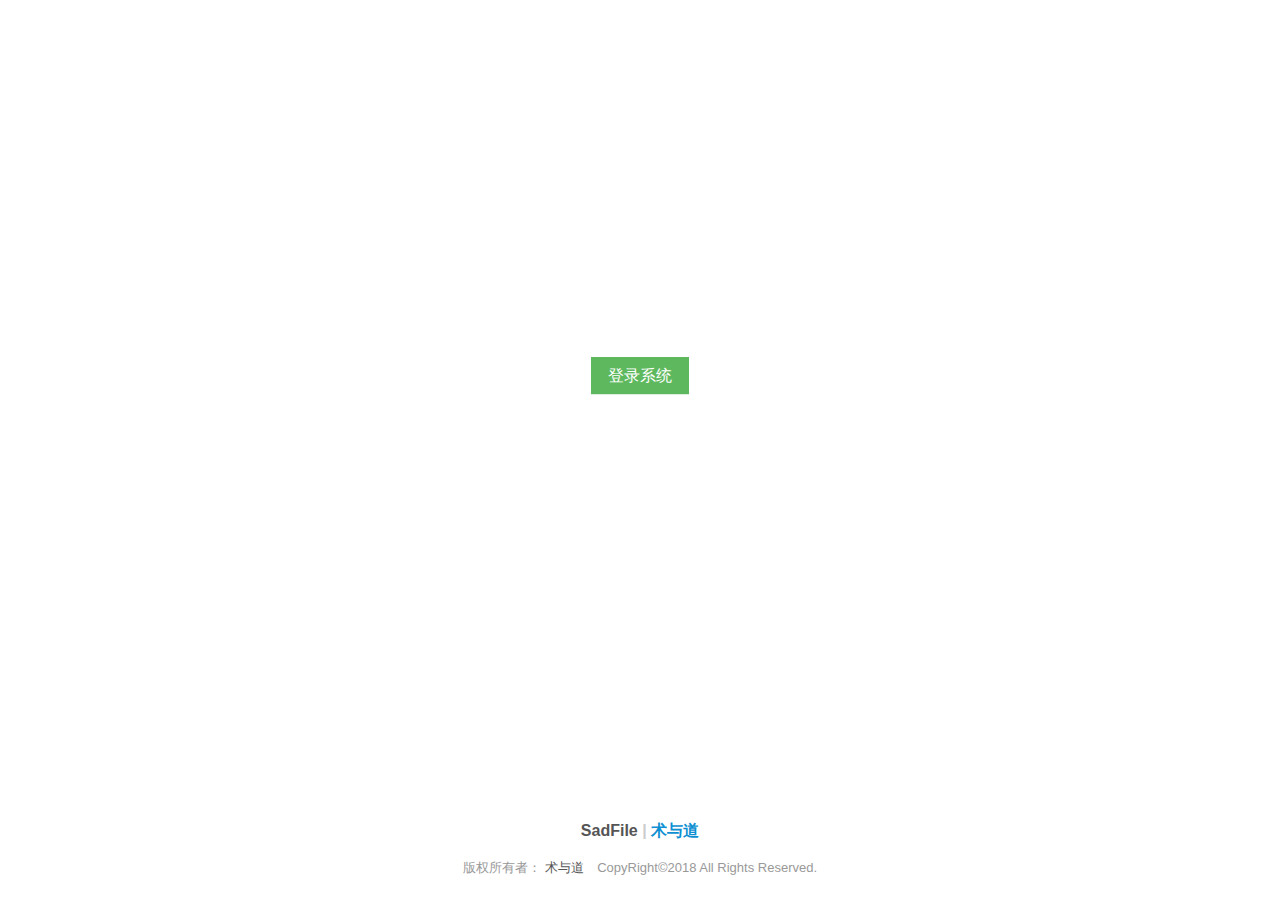
<file: index.html>
<html xmlns="http://www.w3.org/1999/xhtml">
<head>
    <meta http-equiv="Content-Type" content="text/html; charset=UTF-8">
    <meta http-equiv="X-UA-Compatible" content="IE=edge">
    <meta name="viewport" content="width=device-width, initial-scale=1, user-scalable=0">
    <meta name="author" content="mengkun">
    <meta name="generator" content="KodCloud">
    <meta name="renderer" content="webkit">
    <meta http-equiv="Cache-Control" content="no-siteapp">
    <meta name="description" content="SadFile极简文件管理系统">
    <meta name="keywords" content="SadFile极简文件管理系统,术与道,SadFiles,极简文件管理系统">
    <title>SadFile极简网盘系统</title>
    <link rel="stylesheet" type="text/css" href="static/css/amazeui.css">
    <link href="https://cdnjs.cloudflare.com/ajax/libs/font-awesome/4.7.0/css/font-awesome.min.css" media="screen" rel="stylesheet" type="text/css">
    <link rel="stylesheet" href="static/css/index.css">
    <link rel="stylesheet" href="static/css/style.css">

</head>
<body>


<header class="header" style="height: 1023px;background-image: url(https://i.loli.net/2018/12/28/5c25fdf50bb8d.jpg);">

    <div class="welcome">
        <h1 id="title">SadFile 个人网盘系统</h1>
        <div class="line" style="background-color: #fff;"></div>
        <p class="desc">SadFile 个人轻量级文件系统可以提供简单的文件存储管理服务</p>
        <p class="desc">点击下方登录/注册 开始体验SadFile系统吧！</p>
        <a href="login.html"><button type="button" class="am-btn am-btn-success">登录系统</button></a>
    </div>
     <footer id="footer" data-am-widget="footer"
          class="am-footer am-footer-default"
           data-am-footer="{  }">
    <div class="am-footer-switch">
    <span class="am-footer-ysp" data-rel="mobile"
          data-am-modal="{target: '#am-switch-mode'}">
          SadFile
    </span>
      <span class="am-footer-divider"> | </span>
      <a id="godesktop" data-rel="desktop" class="am-footer-desktop" href="http://www.imwj.top">
          术与道
      </a>
    </div>
    <div class="am-footer-miscs ">

          <p>版权所有者： <a href="http://www.imwj.top/" title="诺亚方舟"
                                                target="_blank" class="">术与道</a></p>
        <p>CopyRight©2018 All Rights Reserved.</p>
    </div>
  </footer>

  <div id="am-footer-modal"
       class="am-modal am-modal-no-btn am-switch-mode-m am-switch-mode-m-default">
    <div class="am-modal-dialog">
      <div class="am-modal-hd am-modal-footer-hd">
        <a href="javascript:void(0)" data-dismiss="modal" class="am-close am-close-spin " data-am-modal-close>&times;</a>
      </div>
    
    </div>
  </div>
</header>     <!-- header -->

<!-- jq -->
<script src="https://cdnjs.cloudflare.com/ajax/libs/jquery/3.2.1/jquery.min.js"></script>
<script src="static/js/vector.js"></script>

<script>
$(function(){

    // 页面加载完毕后固定页头高度，防止在某些自动隐藏工具栏的移动浏览器上出现页面抖动现象
    $(".header").height($(window).height());

    // 初始化 传入dom id
    var victor = new Victor("victor-container", "victor-output");
    var theme = [
            ["#002c4a", "#005584"],
            ["#35ac03", "#3f4303"],
            ["#ac0908", "#cd5726"],
            ["#18bbff", "#00486b"]
        ];
    var color = theme[fRandomBy(0, 3)];
    victor(color).set();



});


/*******************************
 * 函数名：生成指定范围的随机数
 * 输入：  (under)下限   (over)上限
 * 输出： 所需要的数值
 * *****************************/
function fRandomBy(under, over) {
   switch(arguments.length){
     case 1: return parseInt(Math.random()*under+1);
     case 2: return parseInt(Math.random()*(over-under+1) + under);
     default: return 0;
   }
}
</script>




<style></body></style>



</body></html>
</file>
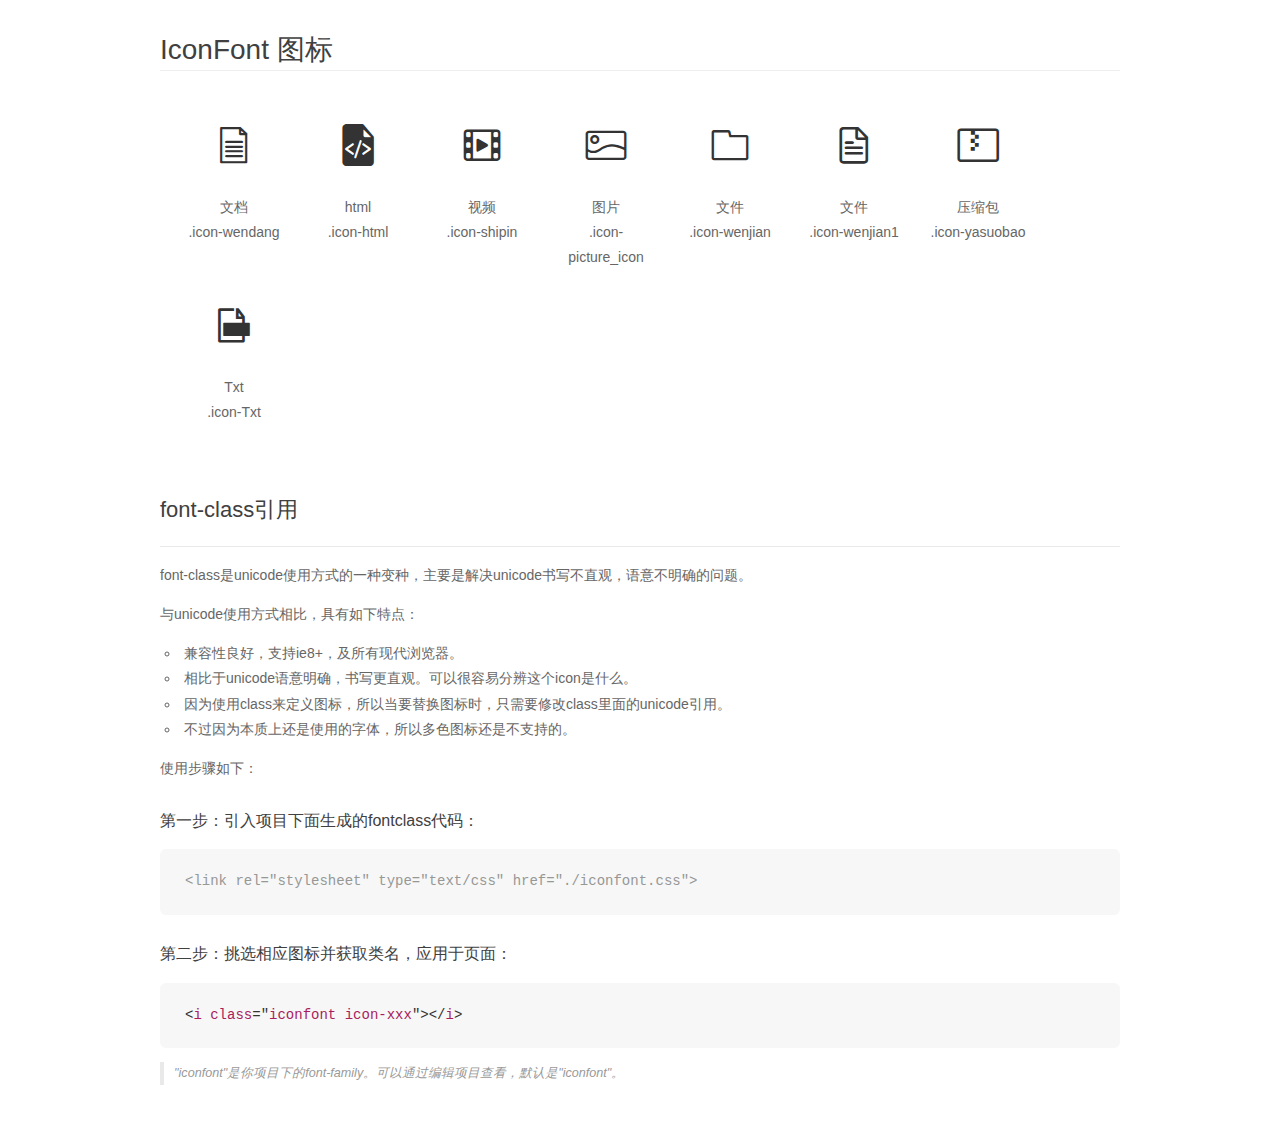
<file: font/demo_fontclass.html>
<!DOCTYPE html>
<html>
<head>
    <meta charset="utf-8"/>
    <title>IconFont</title>
    <link rel="stylesheet" href="demo.css">
    <link rel="stylesheet" href="iconfont.css">
</head>
<body>
    <div class="main markdown">
        <h1>IconFont 图标</h1>
        <ul class="icon_lists clear">
            
                <li>
                <i class="icon iconfont icon-wendang"></i>
                    <div class="name">文档</div>
                    <div class="fontclass">.icon-wendang</div>
                </li>
            
                <li>
                <i class="icon iconfont icon-html"></i>
                    <div class="name">html</div>
                    <div class="fontclass">.icon-html</div>
                </li>
            
                <li>
                <i class="icon iconfont icon-shipin"></i>
                    <div class="name">视频</div>
                    <div class="fontclass">.icon-shipin</div>
                </li>
            
                <li>
                <i class="icon iconfont icon-picture_icon"></i>
                    <div class="name">图片</div>
                    <div class="fontclass">.icon-picture_icon</div>
                </li>
            
                <li>
                <i class="icon iconfont icon-wenjian"></i>
                    <div class="name">文件</div>
                    <div class="fontclass">.icon-wenjian</div>
                </li>
            
                <li>
                <i class="icon iconfont icon-wenjian1"></i>
                    <div class="name">文件</div>
                    <div class="fontclass">.icon-wenjian1</div>
                </li>
            
                <li>
                <i class="icon iconfont icon-yasuobao"></i>
                    <div class="name">压缩包</div>
                    <div class="fontclass">.icon-yasuobao</div>
                </li>
            
                <li>
                <i class="icon iconfont icon-Txt"></i>
                    <div class="name">Txt</div>
                    <div class="fontclass">.icon-Txt</div>
                </li>
            
        </ul>

        <h2 id="font-class-">font-class引用</h2>
        <hr>

        <p>font-class是unicode使用方式的一种变种，主要是解决unicode书写不直观，语意不明确的问题。</p>
        <p>与unicode使用方式相比，具有如下特点：</p>
        <ul>
        <li>兼容性良好，支持ie8+，及所有现代浏览器。</li>
        <li>相比于unicode语意明确，书写更直观。可以很容易分辨这个icon是什么。</li>
        <li>因为使用class来定义图标，所以当要替换图标时，只需要修改class里面的unicode引用。</li>
        <li>不过因为本质上还是使用的字体，所以多色图标还是不支持的。</li>
        </ul>
        <p>使用步骤如下：</p>
        <h3 id="-fontclass-">第一步：引入项目下面生成的fontclass代码：</h3>


        <pre><code class="lang-js hljs javascript"><span class="hljs-comment">&lt;link rel="stylesheet" type="text/css" href="./iconfont.css"&gt;</span></code></pre>
        <h3 id="-">第二步：挑选相应图标并获取类名，应用于页面：</h3>
        <pre><code class="lang-css hljs">&lt;<span class="hljs-selector-tag">i</span> <span class="hljs-selector-tag">class</span>="<span class="hljs-selector-tag">iconfont</span> <span class="hljs-selector-tag">icon-xxx</span>"&gt;&lt;/<span class="hljs-selector-tag">i</span>&gt;</code></pre>
        <blockquote>
        <p>"iconfont"是你项目下的font-family。可以通过编辑项目查看，默认是"iconfont"。</p>
        </blockquote>
    </div>
</body>
</html>
</file>
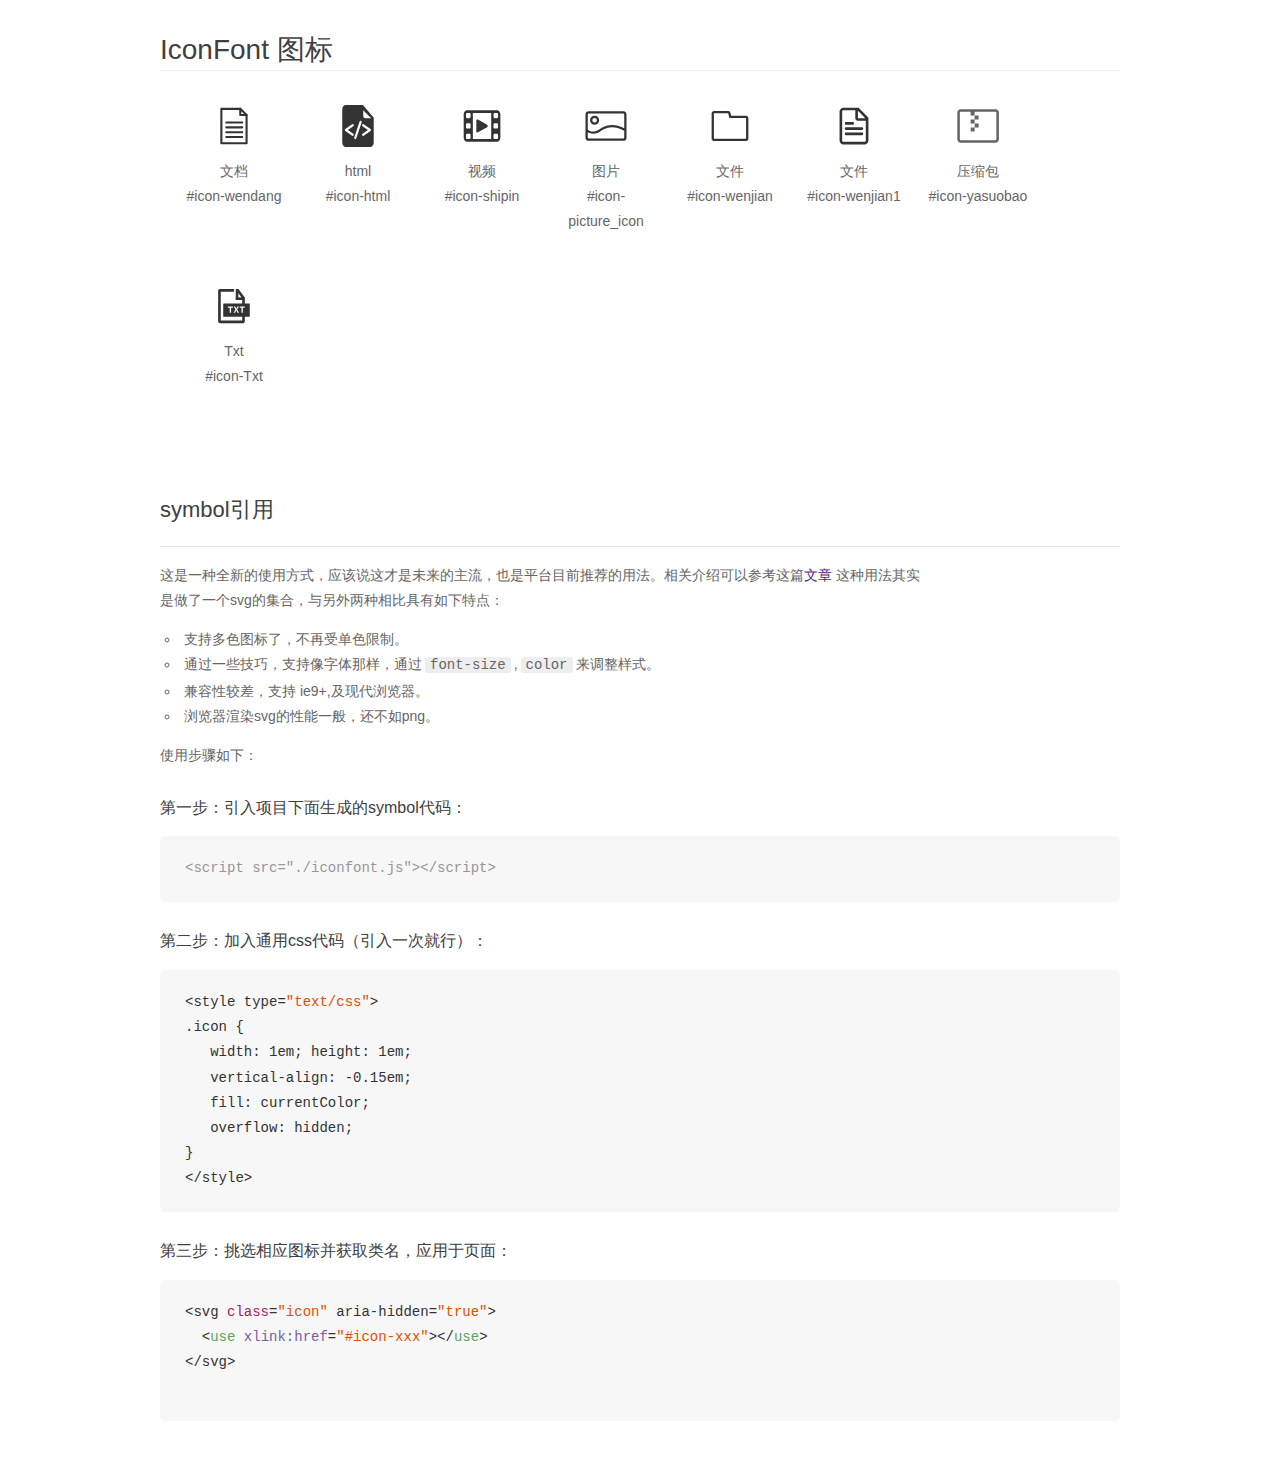
<file: font/demo_symbol.html>
<!DOCTYPE html>
<html>
<head>
    <meta charset="utf-8"/>
    <title>IconFont</title>
    <link rel="stylesheet" href="demo.css">
    <script src="iconfont.js"></script>

    <style type="text/css">
        .icon {
          /* 通过设置 font-size 来改变图标大小 */
          width: 1em; height: 1em;
          /* 图标和文字相邻时，垂直对齐 */
          vertical-align: -0.15em;
          /* 通过设置 color 来改变 SVG 的颜色/fill */
          fill: currentColor;
          /* path 和 stroke 溢出 viewBox 部分在 IE 下会显示
             normalize.css 中也包含这行 */
          overflow: hidden;
        }

    </style>
</head>
<body>
    <div class="main markdown">
        <h1>IconFont 图标</h1>
        <ul class="icon_lists clear">
            
                <li>
                    <svg class="icon" aria-hidden="true">
                        <use xlink:href="#icon-wendang"></use>
                    </svg>
                    <div class="name">文档</div>
                    <div class="fontclass">#icon-wendang</div>
                </li>
            
                <li>
                    <svg class="icon" aria-hidden="true">
                        <use xlink:href="#icon-html"></use>
                    </svg>
                    <div class="name">html</div>
                    <div class="fontclass">#icon-html</div>
                </li>
            
                <li>
                    <svg class="icon" aria-hidden="true">
                        <use xlink:href="#icon-shipin"></use>
                    </svg>
                    <div class="name">视频</div>
                    <div class="fontclass">#icon-shipin</div>
                </li>
            
                <li>
                    <svg class="icon" aria-hidden="true">
                        <use xlink:href="#icon-picture_icon"></use>
                    </svg>
                    <div class="name">图片</div>
                    <div class="fontclass">#icon-picture_icon</div>
                </li>
            
                <li>
                    <svg class="icon" aria-hidden="true">
                        <use xlink:href="#icon-wenjian"></use>
                    </svg>
                    <div class="name">文件</div>
                    <div class="fontclass">#icon-wenjian</div>
                </li>
            
                <li>
                    <svg class="icon" aria-hidden="true">
                        <use xlink:href="#icon-wenjian1"></use>
                    </svg>
                    <div class="name">文件</div>
                    <div class="fontclass">#icon-wenjian1</div>
                </li>
            
                <li>
                    <svg class="icon" aria-hidden="true">
                        <use xlink:href="#icon-yasuobao"></use>
                    </svg>
                    <div class="name">压缩包</div>
                    <div class="fontclass">#icon-yasuobao</div>
                </li>
            
                <li>
                    <svg class="icon" aria-hidden="true">
                        <use xlink:href="#icon-Txt"></use>
                    </svg>
                    <div class="name">Txt</div>
                    <div class="fontclass">#icon-Txt</div>
                </li>
            
        </ul>


        <h2 id="symbol-">symbol引用</h2>
        <hr>

        <p>这是一种全新的使用方式，应该说这才是未来的主流，也是平台目前推荐的用法。相关介绍可以参考这篇<a href="">文章</a>
        这种用法其实是做了一个svg的集合，与另外两种相比具有如下特点：</p>
        <ul>
          <li>支持多色图标了，不再受单色限制。</li>
          <li>通过一些技巧，支持像字体那样，通过<code>font-size</code>,<code>color</code>来调整样式。</li>
          <li>兼容性较差，支持 ie9+,及现代浏览器。</li>
          <li>浏览器渲染svg的性能一般，还不如png。</li>
        </ul>
        <p>使用步骤如下：</p>
        <h3 id="-symbol-">第一步：引入项目下面生成的symbol代码：</h3>
        <pre><code class="lang-js hljs javascript"><span class="hljs-comment">&lt;script src="./iconfont.js"&gt;&lt;/script&gt;</span></code></pre>
        <h3 id="-css-">第二步：加入通用css代码（引入一次就行）：</h3>
        <pre><code class="lang-js hljs javascript">&lt;style type=<span class="hljs-string">"text/css"</span>&gt;
.icon {
   width: <span class="hljs-number">1</span>em; height: <span class="hljs-number">1</span>em;
   vertical-align: <span class="hljs-number">-0.15</span>em;
   fill: currentColor;
   overflow: hidden;
}
&lt;<span class="hljs-regexp">/style&gt;</span></code></pre>
        <h3 id="-">第三步：挑选相应图标并获取类名，应用于页面：</h3>
        <pre><code class="lang-js hljs javascript">&lt;svg <span class="hljs-class"><span class="hljs-keyword">class</span></span>=<span class="hljs-string">"icon"</span> aria-hidden=<span class="hljs-string">"true"</span>&gt;<span class="xml"><span class="hljs-tag">
  &lt;<span class="hljs-name">use</span> <span class="hljs-attr">xlink:href</span>=<span class="hljs-string">"#icon-xxx"</span>&gt;</span><span class="hljs-tag">&lt;/<span class="hljs-name">use</span>&gt;</span>
</span>&lt;<span class="hljs-regexp">/svg&gt;
        </span></code></pre>
    </div>
</body>
</html>
</file>
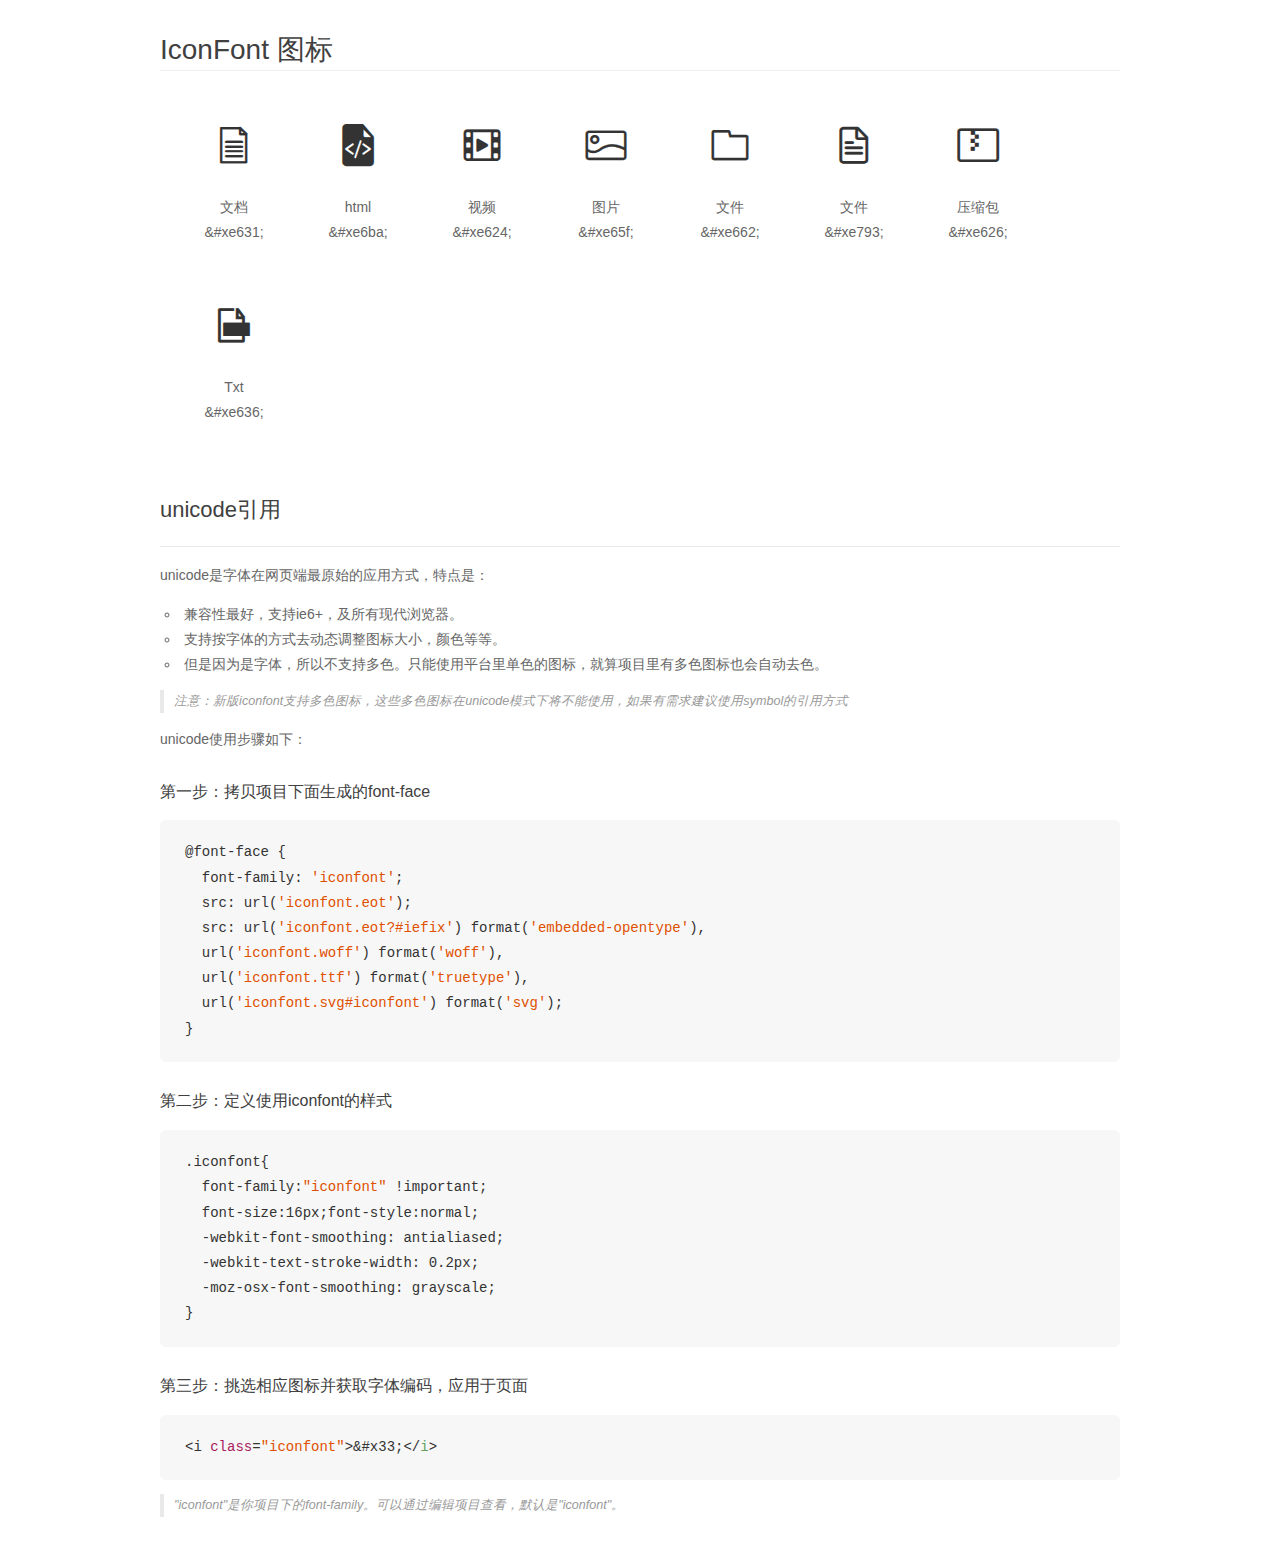
<file: font/demo_unicode.html>
<!DOCTYPE html>
<html>
<head>
    <meta charset="utf-8"/>
    <title>IconFont</title>
    <link rel="stylesheet" href="demo.css">

    <style type="text/css">

        @font-face {font-family: "iconfont";
          src: url('iconfont.eot'); /* IE9*/
          src: url('iconfont.eot#iefix') format('embedded-opentype'), /* IE6-IE8 */
          url('iconfont.woff') format('woff'), /* chrome, firefox */
          url('iconfont.ttf') format('truetype'), /* chrome, firefox, opera, Safari, Android, iOS 4.2+*/
          url('iconfont.svg#iconfont') format('svg'); /* iOS 4.1- */
        }

        .iconfont {
          font-family:"iconfont" !important;
          font-size:16px;
          font-style:normal;
          -webkit-font-smoothing: antialiased;
          -webkit-text-stroke-width: 0.2px;
          -moz-osx-font-smoothing: grayscale;
        }

    </style>
</head>
<body>
    <div class="main markdown">
        <h1>IconFont 图标</h1>
        <ul class="icon_lists clear">
            
                <li>
                <i class="icon iconfont">&#xe631;</i>
                    <div class="name">文档</div>
                    <div class="code">&amp;#xe631;</div>
                </li>
            
                <li>
                <i class="icon iconfont">&#xe6ba;</i>
                    <div class="name">html</div>
                    <div class="code">&amp;#xe6ba;</div>
                </li>
            
                <li>
                <i class="icon iconfont">&#xe624;</i>
                    <div class="name">视频</div>
                    <div class="code">&amp;#xe624;</div>
                </li>
            
                <li>
                <i class="icon iconfont">&#xe65f;</i>
                    <div class="name">图片</div>
                    <div class="code">&amp;#xe65f;</div>
                </li>
            
                <li>
                <i class="icon iconfont">&#xe662;</i>
                    <div class="name">文件</div>
                    <div class="code">&amp;#xe662;</div>
                </li>
            
                <li>
                <i class="icon iconfont">&#xe793;</i>
                    <div class="name">文件</div>
                    <div class="code">&amp;#xe793;</div>
                </li>
            
                <li>
                <i class="icon iconfont">&#xe626;</i>
                    <div class="name">压缩包</div>
                    <div class="code">&amp;#xe626;</div>
                </li>
            
                <li>
                <i class="icon iconfont">&#xe636;</i>
                    <div class="name">Txt</div>
                    <div class="code">&amp;#xe636;</div>
                </li>
            
        </ul>
        <h2 id="unicode-">unicode引用</h2>
        <hr>

        <p>unicode是字体在网页端最原始的应用方式，特点是：</p>
        <ul>
        <li>兼容性最好，支持ie6+，及所有现代浏览器。</li>
        <li>支持按字体的方式去动态调整图标大小，颜色等等。</li>
        <li>但是因为是字体，所以不支持多色。只能使用平台里单色的图标，就算项目里有多色图标也会自动去色。</li>
        </ul>
        <blockquote>
        <p>注意：新版iconfont支持多色图标，这些多色图标在unicode模式下将不能使用，如果有需求建议使用symbol的引用方式</p>
        </blockquote>
        <p>unicode使用步骤如下：</p>
        <h3 id="-font-face">第一步：拷贝项目下面生成的font-face</h3>
        <pre><code class="lang-js hljs javascript">@font-face {
  font-family: <span class="hljs-string">'iconfont'</span>;
  src: url(<span class="hljs-string">'iconfont.eot'</span>);
  src: url(<span class="hljs-string">'iconfont.eot?#iefix'</span>) format(<span class="hljs-string">'embedded-opentype'</span>),
  url(<span class="hljs-string">'iconfont.woff'</span>) format(<span class="hljs-string">'woff'</span>),
  url(<span class="hljs-string">'iconfont.ttf'</span>) format(<span class="hljs-string">'truetype'</span>),
  url(<span class="hljs-string">'iconfont.svg#iconfont'</span>) format(<span class="hljs-string">'svg'</span>);
}
</code></pre>
        <h3 id="-iconfont-">第二步：定义使用iconfont的样式</h3>
        <pre><code class="lang-js hljs javascript">.iconfont{
  font-family:<span class="hljs-string">"iconfont"</span> !important;
  font-size:<span class="hljs-number">16</span>px;font-style:normal;
  -webkit-font-smoothing: antialiased;
  -webkit-text-stroke-width: <span class="hljs-number">0.2</span>px;
  -moz-osx-font-smoothing: grayscale;
}
</code></pre>
        <h3 id="-">第三步：挑选相应图标并获取字体编码，应用于页面</h3>
        <pre><code class="lang-js hljs javascript">&lt;i <span class="hljs-class"><span class="hljs-keyword">class</span></span>=<span class="hljs-string">"iconfont"</span>&gt;&amp;#x33;<span class="xml"><span class="hljs-tag">&lt;/<span class="hljs-name">i</span>&gt;</span></span></code></pre>

        <blockquote>
        <p>"iconfont"是你项目下的font-family。可以通过编辑项目查看，默认是"iconfont"。</p>
        </blockquote>
    </div>


</body>
</html>
</file>
<file: static/css/index.css>
@charset "utf-8";

* {
    margin: 0;
    padding: 0;
    -webkit-box-sizing: border-box;
    -moz-box-sizing: border-box;
    box-sizing: border-box;
    font-family: Microsoft Yahei, "微软雅黑", "Helvetica Neue", Helvetica, Hiragino Sans GB, WenQuanYi Micro Hei, sans-serif;
}
html, body {
    width: 100%;
    height: 100%;
}
a {
    text-decoration: none;
}
a:focus {  /* firefox */
    outline: none;
}
img {border: none;}
.hidden {display: none;}

/* 页面头部 */
.header {
    width: 100%;
    height: 100%;
    position: relative;
    color: #fff;
    overflow: hidden;
}

/* 头部动画区域 */
#victor-container {
    background: #666;
    z-index: -1;
    position: absolute;
    height: 100%;
    width: 100%;
    min-width: 500px;
}
#victor-output {
    width: 100%;
    height: 100%;
}

/* 欢迎语区域 */
.welcome {
    position: absolute;
    top: 50%;
    left: 0;
    right: 0;
    -webkit-transform: translateY(-50%);
       -moz-transform: translateY(-50%);
        -ms-transform: translateY(-50%);
         -o-transform: translateY(-50%);
            transform: translateY(-50%);
    text-align: center;
}
.welcome>p {
    font-size: 40px;
    margin-bottom: 20px;
    opacity: 0.8;
    -webkit-animation: dropIn 1s linear;
    animation: dropIn 1s linear;
}

/* 页面标题图 */
.web-title {
    max-width: 90%;
    -webkit-animation: fadeIn 1s linear;
    animation: fadeIn 1s linear;
}
/*.web-title:hover {*/
/*    -webkit-animation:bounce 1s .1s ease both;*/
/*    -moz-animation:bounce 1s .1s ease both;*/
/*}*/

/* 向下滚动提示 */
.scroll-down-tips {
    position: absolute;
    text-align: center;
    left: 50%;
    -webkit-transform: translateX(-50%);
       -moz-transform: translateX(-50%);
        -ms-transform: translateX(-50%);
         -o-transform: translateX(-50%);
            transform: translateX(-50%);
    bottom: 20px;
    color: #dcdcdc;
    cursor: pointer;
}
.scroll-down-tips>.fa {
    -webkit-animation: upDown 2s infinite;
    animation: upDown 2s infinite;
}

/* 页面主容器 */
.container{
    max-width: 1100px;
    margin: 0 auto;
    position: relative;
}

/* 栅格系统 */
.mk-item-box {
    margin-left: -15px;
    margin-right: -15px;
}
.mk-item-box:before,.mk-item-box:after {
    content: " ";
    display: table;
}
.mk-item-box:after {
    clear: both;
}
.mk-item {
    width: 25%;
    float: left;
    padding-left: 15px;
    padding-right: 15px;
    position: relative;
}

/* 响应式优化 */
@media screen and (max-width: 1150px) {
    .container {
        width: 950px;
    }
}
@media screen and (max-width: 1000px) {
    .container {
        width: 750px;
    }
    .mk-item {
        width: 50%;
    }
}
@media screen and (max-width: 800px) {
    .container {
        width: 100%;
        padding-left:30px;
        padding-right: 30px;
    }

    .welcome>p {
        font-size: 20px;
    }
}
@media screen and (max-width: 600px) {
    .container {
        padding-left:15px;
        padding-right: 15px;
    }
    .mk-item {
        width: 100%;
    }
}

/* 分类大块 */
.section {
    margin-top: 30px;
    margin-bottom: 10px;
}

/* 子标题 */
.mk-sub-title {
    text-align: center;
    font-weight: normal;
    font-size: 26px;
    margin: 20px 0 13px 0;
}
.mk-sub-title>span {
    font-family: Segoe UI Light,Microsoft YaHei,Arial,Helvetica,sans-serif;
    margin-right: 10px;
}
.mk-title-describe {
    text-align: center;
    font-size: 16px;
    color: #666;
    margin-bottom: 20px;
}


/* 彩色块，样式来自 alloyteam(http://www.alloyteam.com/) */
.mk-color-item {
    font-family: microsoft yahei;
    background-color: #70c3ff;
    padding: 20px 10px;
    text-align: center;
    border-radius: 4px;
    color: #fff;
    margin-bottom: 25px;
    -webkit-transition: all .3s ease;
    transition: all .3s ease;
    overflow: hidden;
    cursor: pointer;
    position: relative;
}
.mk-color-item:hover {
    transform: translateY(-6px);
    -webkit-transform: translateY(-6px);
    -moz-transform: translateY(-6px);
    box-shadow: 0 26px 40px -24px rgba(0, 36, 100, .5);
    -webkit-box-shadow: 0 26px 40px -24px rgba(0, 36, 100, .5);
    -moz-box-shadow: 0 26px 40px -24px rgba(0, 36, 100, .5)
}

.mk-color-item.color1 {
    background-color: #70c3ff!important;
}
.mk-color-item.color2 {
    background-color: #fd6a7f!important;
}
.mk-color-item.color3 {
    background-color: #7f8ea0!important;
}
.mk-color-item.color4 {
    background-color: #89d04f!important;
}
.mk-color-item.color5 {
    background-color: #998899!important;
}
.mk-color-item.color6 {
    background-color: #888069!important;
}
.mk-color-item.color6 {
    background-color: #888069!important;
}

.mk-color-item>p {
    white-space: nowrap;
    overflow: hidden;
    text-overflow: ellipsis;
    font-size: 14px;
}

.mk-color-item>.item-logo {
    height: 60px;
    overflow: hidden;
    display: inline-block
}
.mk-color-item>.item-logo>img {
    height: 100%
}

.mk-color-item>.item-logo>.fa {
    font-size: 60px;
    line-height: 60px;
}

.mk-color-item>h3 {
    font-size: 24px;
    margin-top: 20px;
    margin-bottom: 10px;
    font-family: inherit;
    font-weight: 500;
    line-height: 1.1;
    color: inherit;
}

.mk-color-item>.light {
    cursor: pointer;
    position: absolute;
    left: -100%;
    top: 0;
    width: 100%;
    height: 100%;
    background-image: -webkit-linear-gradient(0deg,hsla(0,0%,100%,0),hsla(0,0%,100%,.5),hsla(0,0%,100%,0));
    transform: skewx(-25deg);
    -o-transform: skewx(-25deg);
    -moz-transform: skewx(-25deg);
    -webkit-transform: skewx(-25deg);
}
.mk-color-item:hover>.light {
    -webkit-transition: all .3s ease;
    transition: all .3s ease;
    left: 100%
}

/* 大标题 */
.mk-big-title {
    text-align: center;
}
.mk-big-title>h4 {
    font-size: 50px;
    display: inline-block;
    /*background: #eee url([data-uri]) repeat;  */
    /*text-shadow: 5px -5px black, 4px -4px white;  */
    /*font-weight: bold;  */
    /*-webkit-text-fill-color: transparent;  */
    /*-webkit-background-clip: text;*/
    position: relative;
    margin-bottom: 10px
}
/* 只有chrome才能享用的特效…… */
@media screen and (-webkit-min-device-pixel-ratio:0) {
    .mk-big-title>h4 {
        background: #eee url([data-uri]) repeat;
        text-shadow: 5px -5px black, 4px -4px white;
        font-weight: bold;
        -webkit-text-fill-color: transparent;
        -webkit-background-clip: text;
    }
}

.about-content>p {
    text-indent: 2em;
    line-height: 25px;
    margin-bottom: 10px;
    color: #2d2d2d;
}
.about-content>p>a {
    color: #44a1a7;
}
.about-content>p>a:hover {
    text-decoration: underline;
}


/* 页脚区域 */
.footer {
    margin-top: 30px;
    text-align: center;
    background: #26282c;
    padding: 30px 0 10px 0;
    color: hsla(0,0%,100%,.7);
}

/* 社会化图标 */
.social {
    font-size: 60px;
    line-height: 60px;
    margin-bottom: 25px;
}
.social>a {
    color: #fff;
}

.footer>.count {
    cursor: pointer;
    display: inline;
}
.footer>.count>img {
    vertical-align: text-top;
    opacity: 0.6;
}
.footer>.count:hover>img {
    opacity: 1;
}

/* 备案信息 */
.web-record {
    margin-top: 20px;
    color: #777575;
}
.web-record>a {
    transition: all 0.25s ease;
    -webkit-transition: all 0.25s ease;
    color: #777575;
    font-size: 14px;
    white-space: nowrap;
}
.web-record>a:hover {
    text-decoration: underline;
}
.web-record>a>img {
    opacity: 0.4;
    vertical-align: text-top;
}
.web-record>a:hover>img {
    opacity: 0.8;
}


.social>a {
    display:inline-block;
    position:relative;
}
.social>a[href]:after, .social>a[href]:before {
    -webkit-transition: all .18s ease-out .18s;
    transition: all .18s ease-out .18s;
    opacity: 0;
    display: none;
    left: 50%;
    bottom: 100%;
    -webkit-transform: translate3d(-50%,10px,0);
    transform: translate3d(-50%,10px,0);
    position: absolute;
}
/* 下面的三角 */
.social>a[href]:after {
    border-top: 8px solid #222;
    border-top: 8px solid hsla(0,0%,0%,.85);
    border-left: 8px solid transparent;
    border-right: 8px solid transparent;
    content: "";
    height: 0;
    width: 0;

    margin-bottom: 8px;
}
/* 气泡主体 */
.social>a[href]:before {
    background: #222;
    background: hsla(0,0%,0%,.85);
    color: #f6f6f6;
    content: attr(mkpop);

    font-size: 14px;
    height: 32px;

    margin-bottom: 15px;

    line-height: 32px;
    padding: 0 15px;

    text-shadow: 0 1px 1px hsla(0,0%,0%,1);
    white-space: nowrap;
    -webkit-border-radius: 5px;
    -moz-border-radius: 5px;
    -o-border-radius: 5px;
    border-radius: 5px;
}
/* 鼠标滑过时显示出来 */
.social>a[href]:hover:after, .social>a[href]:hover:before {
    display: block;
    opacity: 1;
}

/* 返回顶部按钮。样式来自水墨寒博客 https://smohan.net/ */
.mk-uptop {
    width: 40px;
    height: 40px;
    position: fixed;
    bottom: 20px;
    right: -60px;
    background-color: rgba(67,69,70,.75);
    z-index: 50;
    -webkit-transition: all .36s ease;
    transition: all .36s ease;
    -webkit-user-select: none;
    -moz-user-select: none;
    -ms-user-select: none;
    user-select: none;
    cursor: pointer;
}
.mk-uptop:before {
    content: "";
    width: 12px;
    height: 12px;
    border-top: 1px solid hsla(0,0%,100%,.75);
    border-right: 1px solid hsla(0,0%,100%,.75);
    position: absolute;
    top: 45%;
    left: 55%;
    -webkit-transform: rotate(-45deg) translate(-50%,-50%);
    transform: rotate(-45deg) translate(-50%,-50%);
}
.mk-uptop:hover {
    background-color: rgb(67,69,70);
    background-color: rgba(67,69,70,1);
}
.mk-uptop.show {
    right: 12px;
    -webkit-transform: scale(1) rotate(-1turn) translate(0);
    transform: scale(1) rotate(-1turn) translate(0);
}


/* 上下移动动画效果 */
@-webkit-keyframes upDown {0% {-webkit-transform: translate3d(0, 0, 0); opacity: 1;}100% {-webkit-transform: translate3d(0, 8px, 0);opacity: 0;}}
@keyframes upDown {0% {transform: translate3d(0, 0, 0);opacity: 1;}100% {transform: translate3d(0, 8px, 0);opacity: 0;}}

/* 掉落的动画效果 */
@-webkit-keyframes dropIn {0% {opacity: 0;-webkit-transform: translate3d(0, -100px, 0)}100% {opacity: 0.8;-webkit-transform: translate3d(0, 0, 0)}}
@keyframes dropIn {0% {opacity: 0;transform: translate3d(0, -100px, 0)}100% {opacity: 0.8;transform: translate3d(0, 0, 0)}}

/* 逐渐出现的动画效果 */
@-webkit-keyframes fadeIn {from {opacity: 0;-webkit-transform: scale(.8) translateY(20px)}to {opacity: 1;-webkit-transform: scale(1) translateY(0)}}
@keyframes fadeIn {from {opacity: 0;transform: scale(.8) translateY(20px)}to {opacity: 1;transform: scale(1) translateY(0)}}

/*弹动效果*/
@-webkit-keyframes bounce {0% {-webkit-transform:scale(1)}10%, 20% {-webkit-transform:scale(0.8) rotate(-2deg)}30%, 50%, 70%, 90% {-webkit-transform:scale(1.1) rotate(2deg)}40%, 60%, 80% {-webkit-transform:scale(1.1) rotate(-2deg)}100% {-webkit-transform:scale(1) rotate(0)}}

/* 拉伸弹动效果 */
@keyframes rubberBand {0% {transform: scaleX(1)} 30% {transform: scale3d(1.25, .75, 1)}40% {transform: scale3d(.75, 1.25, 1)}50% {transform: scale3d(1.15, .85, 1)}65% {transform: scale3d(.95, 1.05, 1)}75% {transform: scale3d(1.05, .95, 1)}to {transform: scaleX(1)}}
</file>
<file: static/css/style.css>
.welcome{
	top: 30%;
	font-size: 30px;

}
.welcome h1{
	font-weight: 100!important;
}
.line{
	width: 20%;
	height: 1px;
	background: #a7a7a7;
	margin: 20px auto;

}
.desc{
	font-size: 18px!important;
	letter-spacing: 1.4px!important;
}
#footer{
	position: absolute!important;
	bottom: 0!important;
	width: 100%;
}
@media screen and (max-width: 460px) {
	h1{
		font-size: 1em!important;
	}
	p{
		font-size: 10px!important;
	}
	#footer{
		height: 100px!important;
	}
	.welcome{
		top: 36%;
	}
}
</file>
<file: font/iconfont.css>
@font-face {font-family: "iconfont";
  src: url('iconfont.eot?t=1546251742944'); /* IE9*/
  src: url('iconfont.eot?t=1546251742944#iefix') format('embedded-opentype'), /* IE6-IE8 */
  url('[data-uri]') format('woff'),
  url('iconfont.ttf?t=1546251742944') format('truetype'), /* chrome, firefox, opera, Safari, Android, iOS 4.2+*/
  url('iconfont.svg?t=1546251742944#iconfont') format('svg'); /* iOS 4.1- */
}

.iconfont {
  font-family:"iconfont" !important;
  font-size:16px;
  font-style:normal;
  -webkit-font-smoothing: antialiased;
  -moz-osx-font-smoothing: grayscale;
}

.icon-wendang:before { content: "\e631"; }

.icon-html:before { content: "\e6ba"; }

.icon-shipin:before { content: "\e624"; }

.icon-picture_icon:before { content: "\e65f"; }

.icon-wenjian:before { content: "\e662"; }

.icon-wenjian1:before { content: "\e793"; }

.icon-yasuobao:before { content: "\e626"; }

.icon-Txt:before { content: "\e636"; }
</file>
<file: font/demo.css>
*{margin: 0;padding: 0;list-style: none;}
/*
KISSY CSS Reset
理念：1. reset 的目的不是清除浏览器的默认样式，这仅是部分工作。清除和重置是紧密不可分的。
2. reset 的目的不是让默认样式在所有浏览器下一致，而是减少默认样式有可能带来的问题。
3. reset 期望提供一套普适通用的基础样式。但没有银弹，推荐根据具体需求，裁剪和修改后再使用。
特色：1. 适应中文；2. 基于最新主流浏览器。
维护：玉伯<lifesinger@gmail.com>, 正淳<ragecarrier@gmail.com>
 */

/** 清除内外边距 **/
body, h1, h2, h3, h4, h5, h6, hr, p, blockquote, /* structural elements 结构元素 */
dl, dt, dd, ul, ol, li, /* list elements 列表元素 */
pre, /* text formatting elements 文本格式元素 */
form, fieldset, legend, button, input, textarea, /* form elements 表单元素 */
th, td /* table elements 表格元素 */ {
  margin: 0;
  padding: 0;
}

/** 设置默认字体 **/
body,
button, input, select, textarea /* for ie */ {
  font: 12px/1.5 tahoma, arial, \5b8b\4f53, sans-serif;
}
h1, h2, h3, h4, h5, h6 { font-size: 100%; }
address, cite, dfn, em, var { font-style: normal; } /* 将斜体扶正 */
code, kbd, pre, samp { font-family: courier new, courier, monospace; } /* 统一等宽字体 */
small { font-size: 12px; } /* 小于 12px 的中文很难阅读，让 small 正常化 */

/** 重置列表元素 **/
ul, ol { list-style: none; }

/** 重置文本格式元素 **/
a { text-decoration: none; }
a:hover { text-decoration: underline; }


/** 重置表单元素 **/
legend { color: #000; } /* for ie6 */
fieldset, img { border: 0; } /* img 搭车：让链接里的 img 无边框 */
button, input, select, textarea { font-size: 100%; } /* 使得表单元素在 ie 下能继承字体大小 */
/* 注：optgroup 无法扶正 */

/** 重置表格元素 **/
table { border-collapse: collapse; border-spacing: 0; }

/* 清除浮动 */
.ks-clear:after, .clear:after {
  content: '\20';
  display: block;
  height: 0;
  clear: both;
}
.ks-clear, .clear {
  *zoom: 1;
}

.main {
  padding: 30px 100px;
width: 960px;
margin: 0 auto;
}
.main h1{font-size:36px; color:#333; text-align:left;margin-bottom:30px; border-bottom: 1px solid #eee;}

.helps{margin-top:40px;}
.helps pre{
  padding:20px;
  margin:10px 0;
  border:solid 1px #e7e1cd;
  background-color: #fffdef;
  overflow: auto;
}

.icon_lists{
  width: 100% !important;

}

.icon_lists li{
  float:left;
  width: 100px;
  height:180px;
  text-align: center;
  list-style: none !important;
}
.icon_lists .icon{
  font-size: 42px;
  line-height: 100px;
  margin: 10px 0;
  color:#333;
  -webkit-transition: font-size 0.25s ease-out 0s;
  -moz-transition: font-size 0.25s ease-out 0s;
  transition: font-size 0.25s ease-out 0s;

}
.icon_lists .icon:hover{
  font-size: 100px;
}



.markdown {
  color: #666;
  font-size: 14px;
  line-height: 1.8;
}

.highlight {
  line-height: 1.5;
}

.markdown img {
  vertical-align: middle;
  max-width: 100%;
}

.markdown h1 {
  color: #404040;
  font-weight: 500;
  line-height: 40px;
  margin-bottom: 24px;
}

.markdown h2,
.markdown h3,
.markdown h4,
.markdown h5,
.markdown h6 {
  color: #404040;
  margin: 1.6em 0 0.6em 0;
  font-weight: 500;
  clear: both;
}

.markdown h1 {
  font-size: 28px;
}

.markdown h2 {
  font-size: 22px;
}

.markdown h3 {
  font-size: 16px;
}

.markdown h4 {
  font-size: 14px;
}

.markdown h5 {
  font-size: 12px;
}

.markdown h6 {
  font-size: 12px;
}

.markdown hr {
  height: 1px;
  border: 0;
  background: #e9e9e9;
  margin: 16px 0;
  clear: both;
}

.markdown p,
.markdown pre {
  margin: 1em 0;
}

.markdown > p,
.markdown > blockquote,
.markdown > .highlight,
.markdown > ol,
.markdown > ul {
  width: 80%;
}

.markdown ul > li {
  list-style: circle;
}

.markdown > ul li,
.markdown blockquote ul > li {
  margin-left: 20px;
  padding-left: 4px;
}

.markdown > ul li p,
.markdown > ol li p {
  margin: 0.6em 0;
}

.markdown ol > li {
  list-style: decimal;
}

.markdown > ol li,
.markdown blockquote ol > li {
  margin-left: 20px;
  padding-left: 4px;
}

.markdown code {
  margin: 0 3px;
  padding: 0 5px;
  background: #eee;
  border-radius: 3px;
}

.markdown pre {
  border-radius: 6px;
  background: #f7f7f7;
  padding: 20px;
}

.markdown pre code {
  border: none;
  background: #f7f7f7;
  margin: 0;
}

.markdown strong,
.markdown b {
  font-weight: 600;
}

.markdown > table {
  border-collapse: collapse;
  border-spacing: 0px;
  empty-cells: show;
  border: 1px solid #e9e9e9;
  width: 95%;
  margin-bottom: 24px;
}

.markdown > table th {
  white-space: nowrap;
  color: #333;
  font-weight: 600;

}

.markdown > table th,
.markdown > table td {
  border: 1px solid #e9e9e9;
  padding: 8px 16px;
  text-align: left;
}

.markdown > table th {
  background: #F7F7F7;
}

.markdown blockquote {
  font-size: 90%;
  color: #999;
  border-left: 4px solid #e9e9e9;
  padding-left: 0.8em;
  margin: 1em 0;
  font-style: italic;
}

.markdown blockquote p {
  margin: 0;
}

.markdown .anchor {
  opacity: 0;
  transition: opacity 0.3s ease;
  margin-left: 8px;
}

.markdown .waiting {
  color: #ccc;
}

.markdown h1:hover .anchor,
.markdown h2:hover .anchor,
.markdown h3:hover .anchor,
.markdown h4:hover .anchor,
.markdown h5:hover .anchor,
.markdown h6:hover .anchor {
  opacity: 1;
  display: inline-block;
}

.markdown > br,
.markdown > p > br {
  clear: both;
}


.hljs {
  display: block;
  background: white;
  padding: 0.5em;
  color: #333333;
  overflow-x: auto;
}

.hljs-comment,
.hljs-meta {
  color: #969896;
}

.hljs-string,
.hljs-variable,
.hljs-template-variable,
.hljs-strong,
.hljs-emphasis,
.hljs-quote {
  color: #df5000;
}

.hljs-keyword,
.hljs-selector-tag,
.hljs-type {
  color: #a71d5d;
}

.hljs-literal,
.hljs-symbol,
.hljs-bullet,
.hljs-attribute {
  color: #0086b3;
}

.hljs-section,
.hljs-name {
  color: #63a35c;
}

.hljs-tag {
  color: #333333;
}

.hljs-title,
.hljs-attr,
.hljs-selector-id,
.hljs-selector-class,
.hljs-selector-attr,
.hljs-selector-pseudo {
  color: #795da3;
}

.hljs-addition {
  color: #55a532;
  background-color: #eaffea;
}

.hljs-deletion {
  color: #bd2c00;
  background-color: #ffecec;
}

.hljs-link {
  text-decoration: underline;
}

pre{
  background: #fff;
}
</file>
